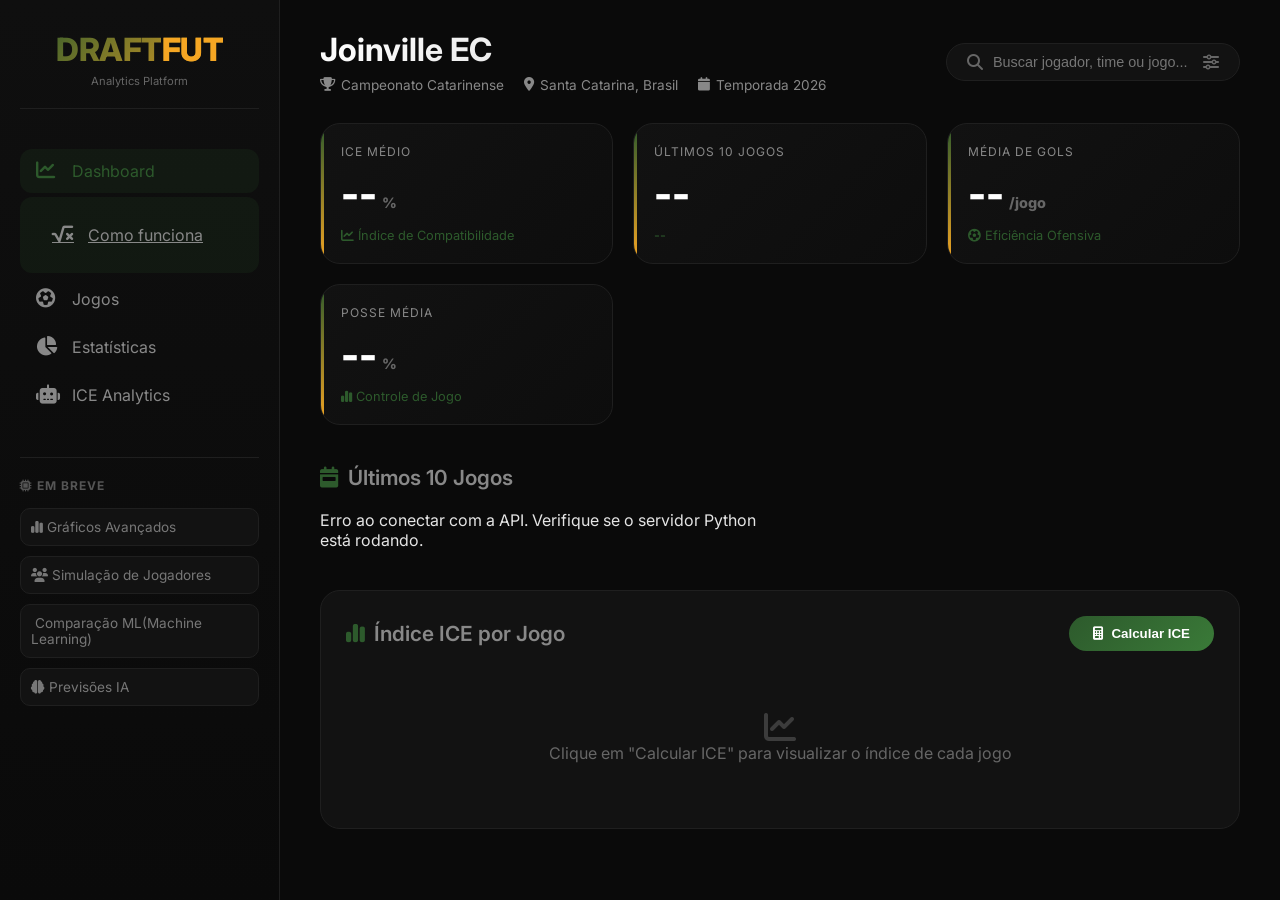
<file: index.html>
<!DOCTYPE html>
<html lang="pt-BR">
<head>
    <meta charset="UTF-8">
    <meta name="viewport" content="width=device-width, initial-scale=1.0">
    <title>DraftFut - Dashboard de Análise Esportiva</title>
    <link href="https://fonts.googleapis.com/css2?family=Inter:opsz,wght@14..32,300;14..32,400;14..32,500;14..32,600;14..32,700;14..32,800&display=swap" rel="stylesheet">
    <link rel="stylesheet" href="https://cdnjs.cloudflare.com/ajax/libs/font-awesome/6.4.0/css/all.min.css">
    <link rel="stylesheet" href="assets/css/style.css">
</head>
<body>
    <div class="app-container">
        <!-- SIDEBAR -->
        <aside class="sidebar">
            <div class="logo-area">
                <div class="logo">DRAFT<span style="color:#f5a623">FUT</span></div>
                <div class="logo-sub">Analytics Platform</div>
            </div>
            
            <nav class="sidebar-nav">
                <div class="nav-item active">
                    <i class="fas fa-chart-line"></i>
                    <span>Dashboard</span>
                </div>
                <div class="nav-item active">
                <a href="modelo.html" class="nav-item">
                    <i class="fas fa-square-root-variable"></i> <span>Como funciona</span>
                </a>
                </div>
                <div class="nav-item">
                    <i class="fas fa-futbol"></i>
                    <span>Jogos</span>
                </div>
                <div class="nav-item">
                    <i class="fas fa-chart-pie"></i>
                    <span>Estatísticas</span>
                </div>
                <div class="nav-item">
                    <i class="fas fa-robot"></i>
                    <span>ICE Analytics</span>
                </div>
            </nav>

            <!-- Espaço para recursos futuros -->
            <div class="future-section">
                <h4><i class="fas fa-microchip"></i> EM BREVE</h4>
                <div class="future-item">
                    <i class="fas fa-chart-simple"></i> Gráficos Avançados
                </div>
                <div class="future-item">
                    <i class="fas fa-users"></i> Simulação de Jogadores
                </div>
                <div class="future-item">
                    <i class="fas fa-chart-scatter"></i> Comparação ML(Machine Learning)
                </div>
                <div class="future-item">
                    <i class="fas fa-brain"></i> Previsões IA
                </div>
            </div>
        </aside>

        <!-- CONTEÚDO PRINCIPAL -->
        <main class="main-content">
            <!-- HEADER -->
            <div class="header">
                <div class="team-info">
                    <h1 id="team-name">Joinville EC</h1>
                    <div class="team-meta">
                        <span><i class="fas fa-trophy"></i> Campeonato Catarinense</span>
                        <span><i class="fas fa-map-marker-alt"></i> Santa Catarina, Brasil</span>
                        <span><i class="fas fa-calendar"></i> Temporada 2026</span>
                    </div>
                </div>
                <div class="search-bar">
                    <i class="fas fa-search"></i>
                    <input type="text" placeholder="Buscar jogador, time ou jogo...">
                    <i class="fas fa-sliders-h"></i>
                </div>
            </div> 

            <!-- INDICADORES -->
            <div class="indicators-grid">
                <div class="indicator-card">
                    <div class="indicator-title">ICE MÉDIO</div>
                    <div class="indicator-value" id="ice-medio">--<span class="indicator-unit">%</span></div>
                    <div class="indicator-trend"><i class="fas fa-chart-line"></i> Índice de Compatibilidade</div>
                </div>
                <div class="indicator-card">
                    <div class="indicator-title">ÚLTIMOS 10 JOGOS</div>
                    <div class="indicator-value" id="jogos-count">--</div>
                    <div class="indicator-trend" id="record-stats">--</div>
                </div>
                <div class="indicator-card">
                    <div class="indicator-title">MÉDIA DE GOLS</div>
                    <div class="indicator-value" id="media-gols">--<span class="indicator-unit">/jogo</span></div>
                    <div class="indicator-trend"><i class="fas fa-futbol"></i> Eficiência Ofensiva</div>
                </div>
                <div class="indicator-card">
                    <div class="indicator-title">POSSE MÉDIA</div>
                    <div class="indicator-value" id="media-posse">--<span class="indicator-unit">%</span></div>
                    <div class="indicator-trend"><i class="fas fa-chart-simple"></i> Controle de Jogo</div>
                </div>
            </div>

            <!-- ÚLTIMOS JOGOS -->
            <div class="section-title">
                <i class="fas fa-calendar-week"></i>
                Últimos 10 Jogos
            </div>
            <div id="games-container" class="games-grid">
                <div class="loading"><i class="fas fa-spinner fa-pulse"></i> Carregando jogos...</div>
            </div>

            <!-- RESULTADOS ICE -->
            <div class="ice-results">
                <div class="ice-header">
                    <div class="section-title" style="margin-bottom: 0;">
                        <i class="fas fa-chart-simple"></i>
                        Índice ICE por Jogo
                    </div>
                    <button class="btn-calculate" id="calc-ice-btn">
                        <i class="fas fa-calculator"></i> Calcular ICE
                    </button>
                </div>
                <div id="ice-list-container">
                    <div class="empty-state">
                        <i class="fas fa-chart-line" style="font-size: 2rem; opacity: 0.5;"></i>
                        <p>Clique em "Calcular ICE" para visualizar o índice de cada jogo</p>
                    </div>
                </div>
            </div>
        </main>
    </div>

    <!-- MODAL DE DETALHES -->
    <div id="modal" class="modal">
        <div class="modal-content">
            <div class="modal-header">
                <h2 id="modal-title">Detalhes do Jogo</h2>
                <span class="close-modal" onclick="fecharModal()">&times;</span>
            </div>
            <div class="modal-body" id="modal-body">
                <!-- Conteúdo dinâmico -->
            </div>
        </div>
    </div>
    <script src="assets/js/script.js"></script>
</body>
</html>
</file>
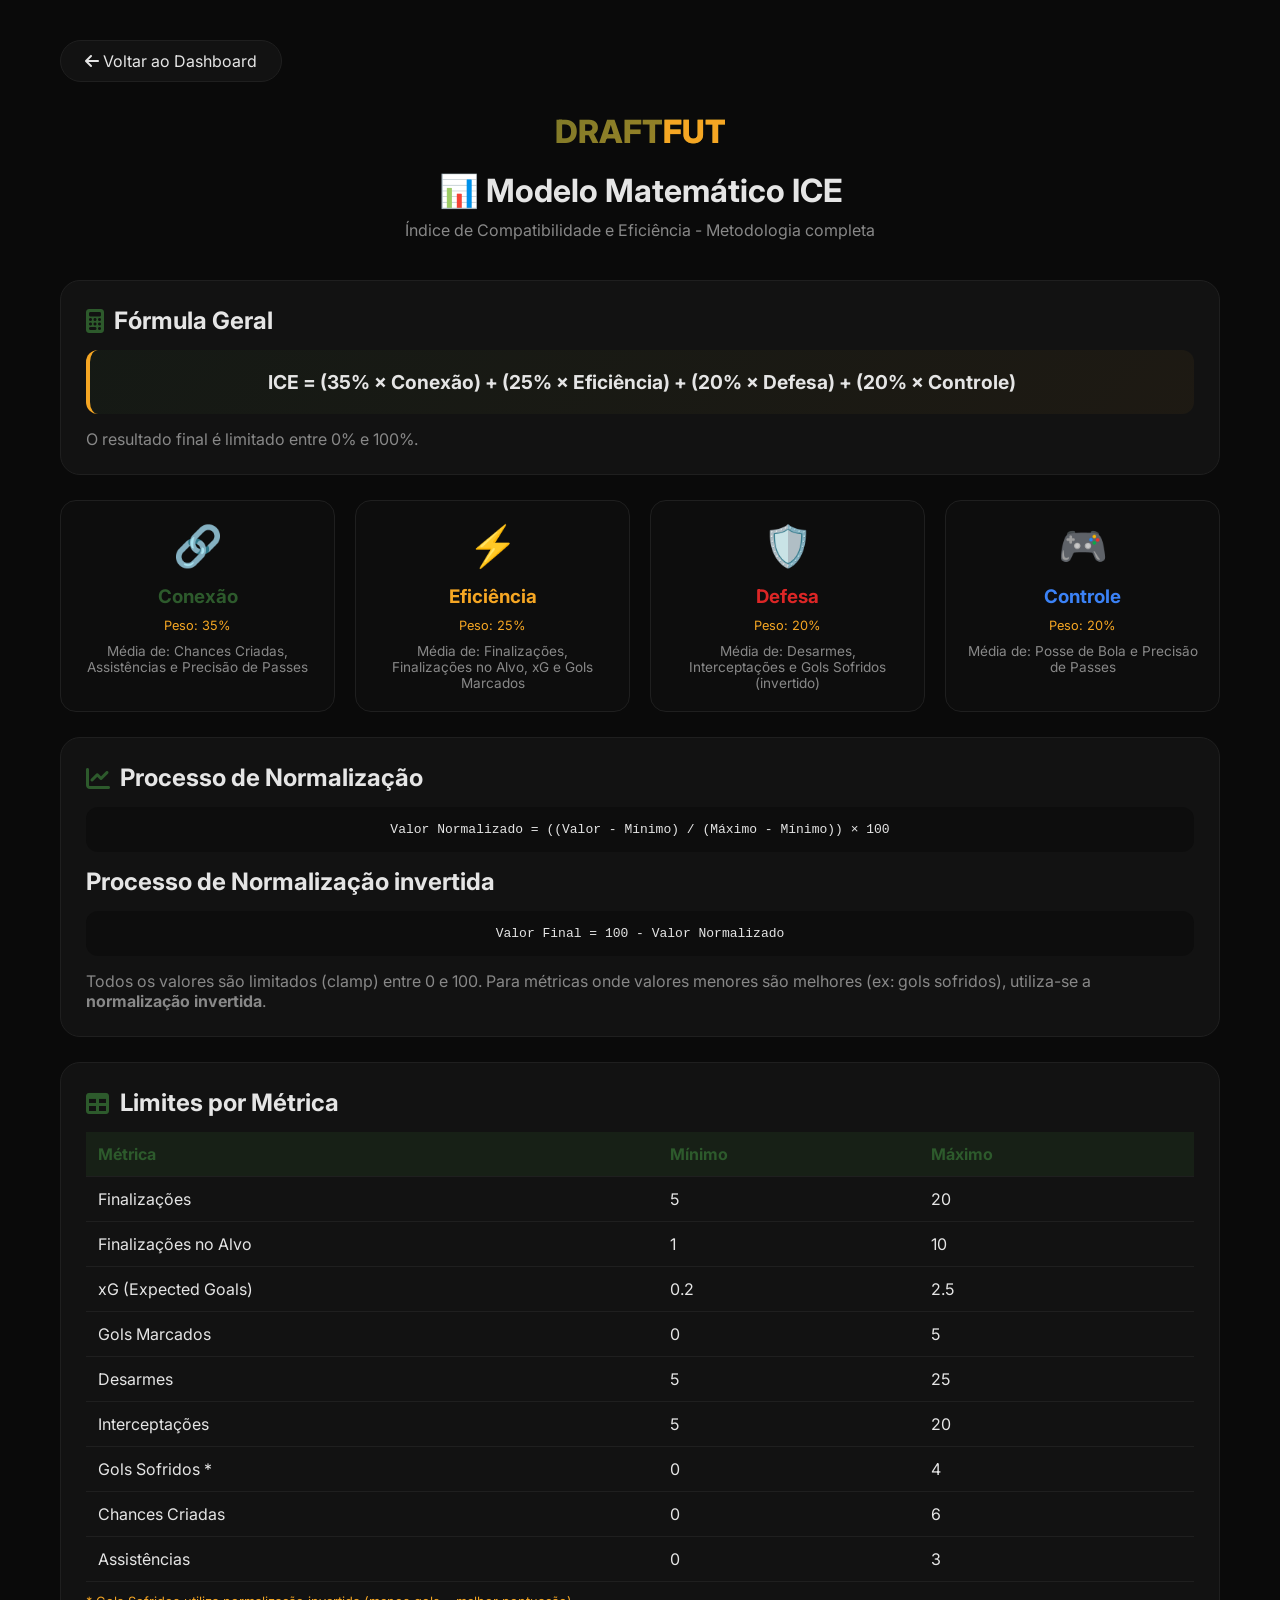
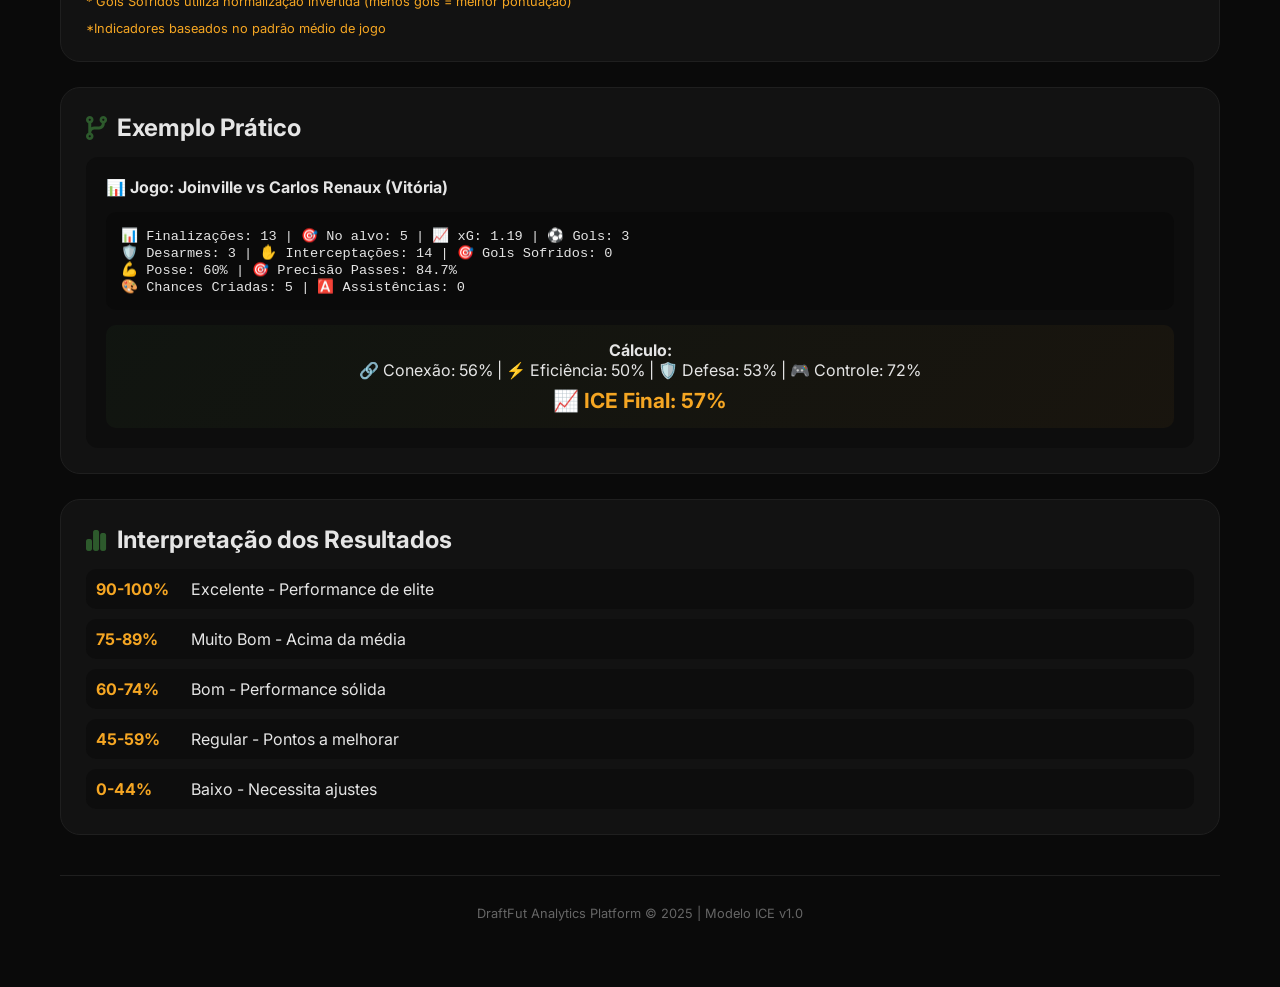
<file: modelo.html>
<!DOCTYPE html>
<html lang="pt-BR">
<head>
    <meta charset="UTF-8">
    <meta name="viewport" content="width=device-width, initial-scale=1.0">
    <title>DraftFut - Modelo Matemático ICE</title>
    <link href="https://fonts.googleapis.com/css2?family=Inter:opsz,wght@14..32,300;400;500;600;700;800&display=swap" rel="stylesheet">
    <link rel="stylesheet" href="https://cdnjs.cloudflare.com/ajax/libs/font-awesome/6.4.0/css/all.min.css">
    <style>
        * {
            margin: 0;
            padding: 0;
            box-sizing: border-box;
        }

        body {
            font-family: 'Inter', sans-serif;
            background: #0a0a0a;
            color: #e5e5e5;
        }

        /* Container */
        .container {
            max-width: 1200px;
            margin: 0 auto;
            padding: 40px 20px;
        }

        /* Header */
        .header {
            text-align: center;
            margin-bottom: 40px;
        }

        .logo {
            font-size: 2rem;
            font-weight: 800;
            background: linear-gradient(135deg, #2d5a2c 0%, #f5a623 100%);
            -webkit-background-clip: text;
            background-clip: text;
            color: transparent;
            margin-bottom: 10px;
        }

        .header h1 {
            font-size: 2rem;
            margin: 20px 0 10px;
        }

        .header p {
            color: #888;
        }

        /* Botão voltar */
        .btn-back {
            display: inline-block;
            background: #121212;
            border: 1px solid #1f1f1f;
            padding: 10px 24px;
            border-radius: 50px;
            color: #e5e5e5;
            text-decoration: none;
            margin-bottom: 30px;
            transition: all 0.3s;
        }

        .btn-back:hover {
            border-color: #2d5a2c;
            color: #2d5a2c;
        }

        /* Cards */
        .card {
            background: #121212;
            border: 1px solid #1f1f1f;
            border-radius: 20px;
            padding: 25px;
            margin-bottom: 25px;
        }

        .card h2 {
            margin-bottom: 15px;
            display: flex;
            align-items: center;
            gap: 10px;
        }

        .card h2 i {
            color: #2d5a2c;
        }

        /* Fórmula */
        .formula {
            background: linear-gradient(135deg, rgba(45, 90, 44, 0.1) 0%, rgba(245, 166, 35, 0.05) 100%);
            padding: 20px;
            border-radius: 12px;
            text-align: center;
            font-size: 1.2rem;
            font-weight: bold;
            border-left: 4px solid #f5a623;
        }

        /* Grid dos pilares */
        .pillars-grid {
            display: grid;
            grid-template-columns: repeat(auto-fit, minmax(250px, 1fr));
            gap: 20px;
            margin-bottom: 25px;
        }

        .pillar-card {
            background: #0d0d0d;
            border: 1px solid #1f1f1f;
            border-radius: 16px;
            padding: 20px;
            text-align: center;
            transition: transform 0.3s;
        }

        .pillar-card:hover {
            transform: translateY(-5px);
            border-color: #2d5a2c;
        }

        .pillar-icon {
            font-size: 2.5rem;
            margin-bottom: 15px;
        }

        .pillar-card h3 {
            margin-bottom: 10px;
        }

        .pillar-card .peso {
            font-size: 0.8rem;
            color: #f5a623;
            margin-bottom: 10px;
        }

        .pillar-card p {
            color: #888;
            font-size: 0.85rem;
        }

        /* Tabela */
        .table-wrapper {
            overflow-x: auto;
        }

        table {
            width: 100%;
            border-collapse: collapse;
        }

        th, td {
            padding: 12px;
            text-align: left;
            border-bottom: 1px solid #1f1f1f;
        }

        th {
            background: rgba(45, 90, 44, 0.2);
            color: #2d5a2c;
        }

        .note {
            margin-top: 12px;
            font-size: 0.8rem;
            color: #f5a623;
        }

        /* Exemplo prático */
        .example-box {
            background: #0d0d0d;
            border-radius: 12px;
            padding: 20px;
        }

        .example-stats {
            background: #0a0a0a;
            padding: 15px;
            border-radius: 10px;
            margin: 15px 0;
            font-family: monospace;
            font-size: 0.85rem;
        }

        .example-result {
            background: linear-gradient(135deg, rgba(45, 90, 44, 0.1) 0%, rgba(245, 166, 35, 0.05) 100%);
            padding: 15px;
            border-radius: 10px;
            text-align: center;
        }

        .final-ice {
            font-size: 1.3rem;
            font-weight: bold;
            color: #f5a623;
            margin-top: 8px;
        }

        /* Lista de interpretação */
        .interpretation-list {
            display: flex;
            flex-direction: column;
            gap: 10px;
        }

        .interp-item {
            display: flex;
            align-items: center;
            gap: 15px;
            padding: 10px;
            background: #0d0d0d;
            border-radius: 10px;
        }

        .interp-value {
            font-weight: bold;
            color: #f5a623;
            min-width: 80px;
        }

        /* Footer */
        .footer {
            text-align: center;
            padding: 30px;
            color: #666;
            font-size: 0.8rem;
            border-top: 1px solid #1f1f1f;
            margin-top: 40px;
        }

        /* Responsivo */
        @media (max-width: 768px) {
            .container {
                padding: 20px;
            }
            
            .header h1 {
                font-size: 1.5rem;
            }
            
            .formula {
                font-size: 1rem;
            }
        }
    </style>
</head>
<body>
    <div class="container">
        <!-- Botão voltar -->
        <a href="javascript:history.back()" class="btn-back">
            <i class="fas fa-arrow-left"></i> Voltar ao Dashboard
        </a>

        <!-- Header -->
        <div class="header">
            <div class="logo">DRAFT<span style="color: #f5a623;">FUT</span></div>
            <h1>📊 Modelo Matemático ICE</h1>
            <p>Índice de Compatibilidade e Eficiência - Metodologia completa</p>
        </div>

        <!-- Fórmula Geral -->
        <div class="card">
            <h2><i class="fas fa-calculator"></i> Fórmula Geral</h2>
            <div class="formula">
                ICE = (35% × Conexão) + (25% × Eficiência) + (20% × Defesa) + (20% × Controle)
            </div>
            <p style="margin-top: 15px; color: #888;">O resultado final é limitado entre 0% e 100%.</p>
        </div>

        <!-- Os 4 Pilares -->
        <div class="pillars-grid">
            <div class="pillar-card">
                <div class="pillar-icon">🔗</div>
                <h3 style="color: #2d5a2c;">Conexão</h3>
                <div class="peso">Peso: 35%</div>
                <p>Média de: Chances Criadas, Assistências e Precisão de Passes</p>
            </div>
            <div class="pillar-card">
                <div class="pillar-icon">⚡</div>
                <h3 style="color: #f5a623;">Eficiência</h3>
                <div class="peso">Peso: 25%</div>
                <p>Média de: Finalizações, Finalizações no Alvo, xG e Gols Marcados</p>
            </div>
            <div class="pillar-card">
                <div class="pillar-icon">🛡️</div>
                <h3 style="color: #dc2626;">Defesa</h3>
                <div class="peso">Peso: 20%</div>
                <p>Média de: Desarmes, Interceptações e Gols Sofridos (invertido)</p>
            </div>
            <div class="pillar-card">
                <div class="pillar-icon">🎮</div>
                <h3 style="color: #3b82f6;">Controle</h3>
                <div class="peso">Peso: 20%</div>
                <p>Média de: Posse de Bola e Precisão de Passes</p>
            </div>
        </div>

        <!-- Normalização -->
        <div class="card">
            <h2><i class="fas fa-chart-line"></i> Processo de Normalização</h2>
            <div style="background: #0d0d0d; padding: 15px; border-radius: 12px; text-align: center; font-family: monospace; margin-bottom: 15px;">
                Valor Normalizado = ((Valor - Mínimo) / (Máximo - Mínimo)) × 100
            </div>
            <h2> Processo de Normalização invertida</h2>
            <div style="background: #0d0d0d; padding: 15px; border-radius: 12px; text-align: center; font-family: monospace; margin-bottom: 15px;">
                Valor Final = 100 - Valor Normalizado
            </div>
            <p style="color: #888;">Todos os valores são limitados (clamp) entre 0 e 100. Para métricas onde valores menores são melhores (ex: gols sofridos), utiliza-se a <strong>normalização invertida</strong>.</p>
        </div>

        <!-- Tabela de Limites -->
        <div class="card">
            <h2><i class="fas fa-table"></i> Limites por Métrica</h2>
            <div class="table-wrapper">
                <table>
                    <thead>
                        <tr><th>Métrica</th><th>Mínimo</th><th>Máximo</th></tr>
                    </thead>
                    <tbody>
                        <tr><td>Finalizações</td><td>5</td><td>20</td></tr>
                        <tr><td>Finalizações no Alvo</td><td>1</td><td>10</td></tr>
                        <tr><td>xG (Expected Goals)</td><td>0.2</td><td>2.5</td></tr>
                        <tr><td>Gols Marcados</td><td>0</td><td>5</td></tr>
                        <tr><td>Desarmes</td><td>5</td><td>25</td></tr>
                        <tr><td>Interceptações</td><td>5</td><td>20</td></tr>
                        <tr><td>Gols Sofridos *</td><td>0</td><td>4</td></tr>
                        <tr><td>Chances Criadas</td><td>0</td><td>6</td></tr>
                        <tr><td>Assistências</td><td>0</td><td>3</td></tr>
                    </tbody>
                </table>
            </div>
            <div class="note">* Gols Sofridos utiliza normalização invertida (menos gols = melhor pontuação)</div>
            <div class="note">*Indicadores baseados no padrão médio de jogo</div>
        </div>

        <!-- Exemplo Prático -->
        <div class="card">
            <h2><i class="fas fa-code-branch"></i> Exemplo Prático</h2>
            <div class="example-box">
                <h4>📊 Jogo: Joinville vs Carlos Renaux (Vitória)</h4>
                <div class="example-stats">
                    <div>📊 Finalizações: 13 | 🎯 No alvo: 5 | 📈 xG: 1.19 | ⚽ Gols: 3</div>
                    <div>🛡️ Desarmes: 3 | ✋ Interceptações: 14 | 🎯 Gols Sofridos: 0</div>
                    <div>💪 Posse: 60% | 🎯 Precisão Passes: 84.7%</div>
                    <div>🎨 Chances Criadas: 5 | 🅰️ Assistências: 0</div>
                </div>
                <div class="example-result">
                    <strong>Cálculo:</strong><br>
                    🔗 Conexão: 56% | ⚡ Eficiência: 50% | 🛡️ Defesa: 53% | 🎮 Controle: 72%<br>
                    <div class="final-ice">📈 ICE Final: 57%</div>
                </div>
            </div>
        </div>

        <!-- Interpretação dos Resultados -->
        <div class="card">
            <h2><i class="fas fa-chart-simple"></i> Interpretação dos Resultados</h2>
            <div class="interpretation-list">
                <div class="interp-item"><span class="interp-value">90-100%</span> Excelente - Performance de elite</div>
                <div class="interp-item"><span class="interp-value">75-89%</span> Muito Bom - Acima da média</div>
                <div class="interp-item"><span class="interp-value">60-74%</span> Bom - Performance sólida</div>
                <div class="interp-item"><span class="interp-value">45-59%</span> Regular - Pontos a melhorar</div>
                <div class="interp-item"><span class="interp-value">0-44%</span> Baixo - Necessita ajustes</div>
            </div>
        </div>

        <!-- Footer -->
        <div class="footer">
            <p>DraftFut Analytics Platform © 2025 | Modelo ICE v1.0</p>
        </div>
    </div>
</body>
</html>
</file>
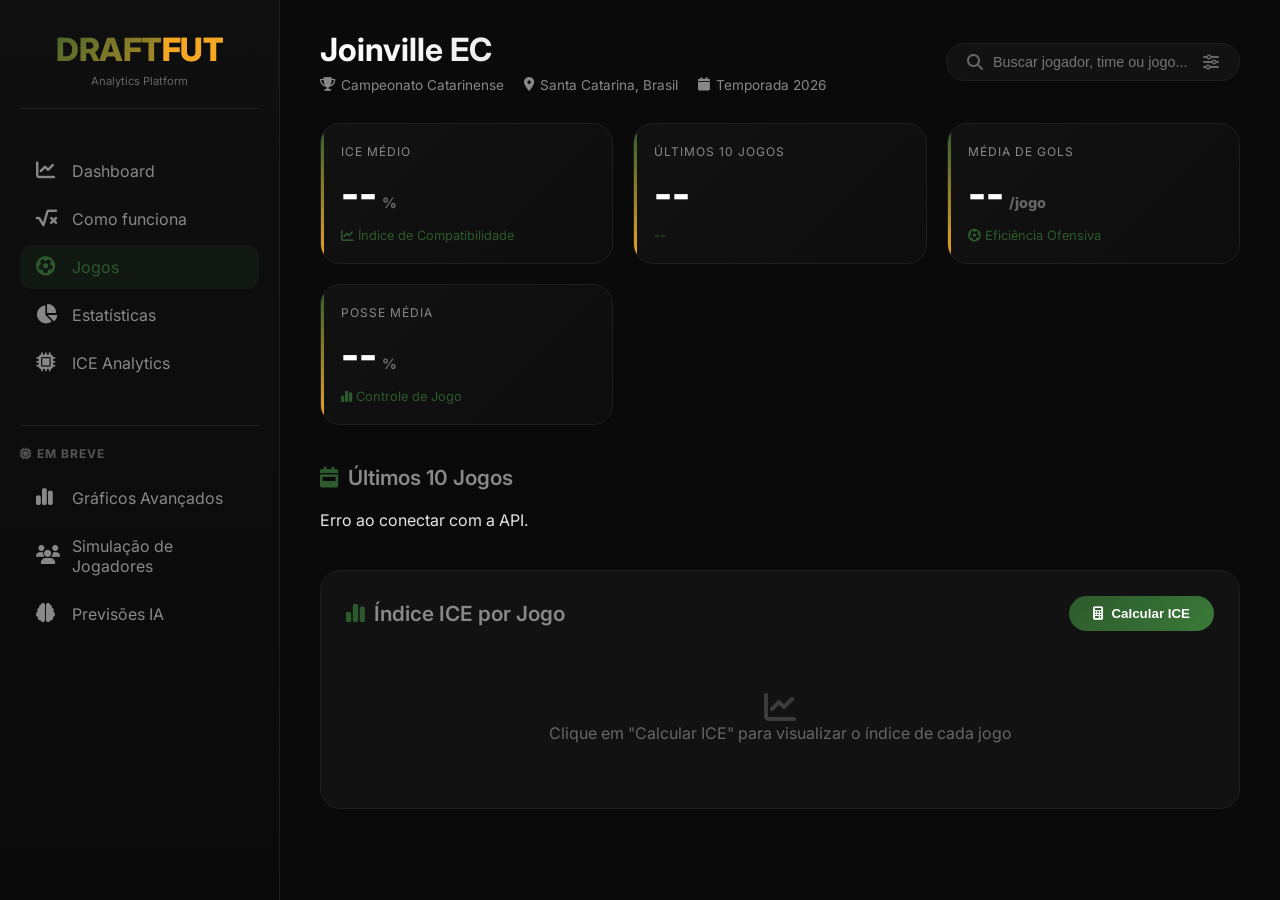
<file: frontend/jogo.html>
<!DOCTYPE html>
<html lang="pt-BR">
<head>
    <meta charset="UTF-8">
    <meta name="viewport" content="width=device-width, initial-scale=1.0">
    <title>DraftFut - Dashboard de Análise Esportiva</title>
    <link href="https://fonts.googleapis.com/css2?family=Inter:opsz,wght@14..32,300;14..32,400;14..32,500;14..32,600;14..32,700;14..32,800&display=swap" rel="stylesheet">
    <link rel="stylesheet" href="https://cdnjs.cloudflare.com/ajax/libs/font-awesome/6.4.0/css/all.min.css">
    <link rel="stylesheet" href="assets/css/style.css">
</head>
<body>
    <div class="app-container">
        <!-- SIDEBAR -->
       <aside class="sidebar">
            <div class="logo-area">
                <div class="logo">DRAFT<span style="color:#f5a623">FUT</span></div>
                <div class="logo-sub">Analytics Platform</div>
            </div>
            
            <nav class="sidebar-nav">
                <div class="nav-item" onclick="window.location.href='index.html'">
                    <i class="fas fa-chart-line"></i>
                    <span>Dashboard</span>
                </div>
                
                <div class="nav-item" onclick="window.location.href='modelo.html'">
                    <i class="fas fa-square-root-variable"></i>
                    <span>Como funciona</span>
                </div>
                
                <div class="nav-item active" onclick="window.location.href='jogo.html'">
                    <i class="fas fa-futbol"></i>
                    <span>Jogos</span>
                </div>
                
                <div class="nav-item">
                    <i class="fas fa-chart-pie"></i>
                    <span>Estatísticas</span>
                </div>

                <div class="nav-item" onclick="window.location.href='scouting.html'">
                    <i class="fa-solid fa-microchip"></i>
                    <span>ICE Analytics</span>
                </div>

                <div class="future-section">
                    <h4><i class="fas fa-microchip"></i> EM BREVE</h4>
                    <div class="nav-item muted">
                        <i class="fas fa-chart-simple"></i>
                        <span>Gráficos Avançados</span>
                    </div>
                    <div class="nav-item muted">
                        <i class="fas fa-users"></i>
                        <span>Simulação de Jogadores</span>
                    </div>
                    <div class="nav-item muted">
                        <i class="fas fa-brain"></i>
                        <span>Previsões IA</span>
                    </div>
                </div>
            </nav>
        </aside>

        <!-- CONTEÚDO PRINCIPAL -->
        <main class="main-content">
            <!-- HEADER -->
            <div class="header">
                <div class="team-info">
                    <h1 id="team-name">Joinville EC</h1>
                    <div class="team-meta">
                        <span><i class="fas fa-trophy"></i> Campeonato Catarinense</span>
                        <span><i class="fas fa-map-marker-alt"></i> Santa Catarina, Brasil</span>
                        <span><i class="fas fa-calendar"></i> Temporada 2026</span>
                    </div>
                </div>
                <div class="search-bar">
                    <i class="fas fa-search"></i>
                    <input type="text" placeholder="Buscar jogador, time ou jogo...">
                    <i class="fas fa-sliders-h"></i>
                </div>
            </div> 

            <!-- INDICADORES -->
            <div class="indicators-grid">
                <div class="indicator-card">
                    <div class="indicator-title">ICE MÉDIO</div>
                    <div class="indicator-value" id="ice-medio">--<span class="indicator-unit">%</span></div>
                    <div class="indicator-trend"><i class="fas fa-chart-line"></i> Índice de Compatibilidade</div>
                </div>
                <div class="indicator-card">
                    <div class="indicator-title">ÚLTIMOS 10 JOGOS</div>
                    <div class="indicator-value" id="jogos-count">--</div>
                    <div class="indicator-trend" id="record-stats">--</div>
                </div>
                <div class="indicator-card">
                    <div class="indicator-title">MÉDIA DE GOLS</div>
                    <div class="indicator-value" id="media-gols">--<span class="indicator-unit">/jogo</span></div>
                    <div class="indicator-trend"><i class="fas fa-futbol"></i> Eficiência Ofensiva</div>
                </div>
                <div class="indicator-card">
                    <div class="indicator-title">POSSE MÉDIA</div>
                    <div class="indicator-value" id="media-posse">--<span class="indicator-unit">%</span></div>
                    <div class="indicator-trend"><i class="fas fa-chart-simple"></i> Controle de Jogo</div>
                </div>
            </div>

            <!-- ÚLTIMOS JOGOS -->
            <div class="section-title">
                <i class="fas fa-calendar-week"></i>
                Últimos 10 Jogos
            </div>
            <div id="games-container" class="games-grid">
                <div class="loading"><i class="fas fa-spinner fa-pulse"></i> Carregando jogos...</div>
            </div>

            <!-- RESULTADOS ICE -->
            <div class="ice-results">
                <div class="ice-header">
                    <div class="section-title" style="margin-bottom: 0;">
                        <i class="fas fa-chart-simple"></i>
                        Índice ICE por Jogo
                    </div>
                    <button class="btn-calculate" id="calc-ice-btn">
                        <i class="fas fa-calculator"></i> Calcular ICE
                    </button>
                </div>
                <div id="ice-list-container">
                    <div class="empty-state">
                        <i class="fas fa-chart-line" style="font-size: 2rem; opacity: 0.5;"></i>
                        <p>Clique em "Calcular ICE" para visualizar o índice de cada jogo</p>
                    </div>
                </div>
            </div>
        </main>
    </div>

    <!-- MODAL DE DETALHES -->
    <div id="modal" class="modal">
        <div class="modal-content">
            <div class="modal-header">
                <h2 id="modal-title">Detalhes do Jogo</h2>
                <span class="close-modal" onclick="fecharModal()">&times;</span>
            </div>
            <div class="modal-body" id="modal-body">
                <!-- Conteúdo dinâmico -->
            </div>
        </div>
    </div>
    <script src="assets/js/script.js" defer></script>
</body>
</html>
</file>
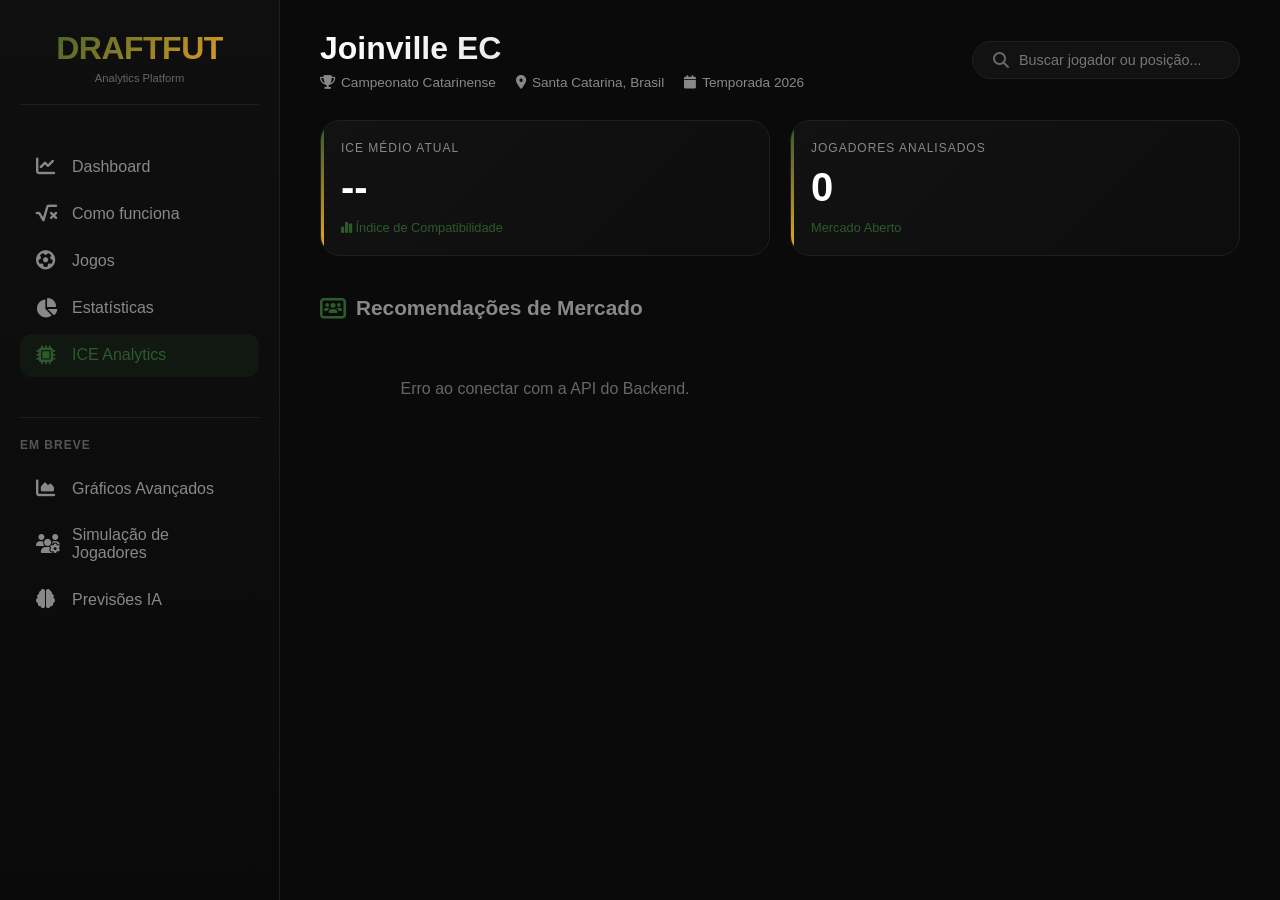
<file: frontend/scouting.html>
<!DOCTYPE html>
<html lang="pt-br">
<head>
    <meta charset="UTF-8">
    <meta name="viewport" content="width=device-width, initial-scale=1.0">
    <title>DRAFT-FUT | Scouting de Mercado</title>
    <link rel="stylesheet" href="https://cdnjs.cloudflare.com/ajax/libs/font-awesome/6.4.0/css/all.min.css">
    <link rel="stylesheet" href="assets/css/style.css">
    <link rel="stylesheet" href="assets/css/scouting.css">
</head>
<body>

    <div class="app-container">
        <aside class="sidebar">
            <div class="logo-area">
                <div class="logo">DRAFTFUT</div>
                <div class="logo-sub">Analytics Platform</div>
            </div>

            <nav class="sidebar-nav">
                <div class="nav-item" onclick="window.location.href='index.html'">
                    <i class="fa-solid fa-chart-line"></i>
                    <span>Dashboard</span>
                </div>
                <div class="nav-item" onclick="window.location.href='modelo.html'">
                    <i class="fa-solid fa-square-root-variable"></i>
                    <span>Como funciona</span>
                </div>
                <div class="nav-item" onclick="window.location.href='jogo.html'">
                    <i class="fa-solid fa-soccer-ball"></i>
                    <span>Jogos</span>
                </div>
                <div class="nav-item">
                    <i class="fa-solid fa-chart-pie"></i>
                    <span>Estatísticas</span>
                </div>
                <div class="nav-item active">
                    <i class="fa-solid fa-microchip"></i>
                    <span>ICE Analytics</span>
                </div>

                <div class="future-section">
                    <h4>Em Breve</h4>
                    <div class="nav-item muted"><i class="fa-solid fa-chart-area"></i><span>Gráficos Avançados</span></div>
                    <div class="nav-item muted"><i class="fa-solid fa-users-gear"></i><span>Simulação de Jogadores</span></div>
                    <div class="nav-item muted"><i class="fa-solid fa-brain"></i><span>Previsões IA</span></div>
                </div>
            </nav>
        </aside>

        <main class="main-content">
            <header class="header">
                <div class="team-info">
                    <h1>Joinville EC</h1>
                    <div class="team-meta">
                        <span><i class="fa-solid fa-trophy"></i> Campeonato Catarinense</span>
                        <span><i class="fa-solid fa-location-dot"></i> Santa Catarina, Brasil</span>
                        <span><i class="fa-solid fa-calendar"></i> Temporada 2026</span>
                    </div>
                </div>

                <div class="search-bar">
                    <i class="fa-solid fa-magnifying-glass"></i>
                    <input type="text" placeholder="Buscar jogador ou posição...">
                </div>
            </header>

            <div class="indicators-grid">
                <div class="indicator-card">
                    <div class="indicator-title">ICE MÉDIO ATUAL</div>
                    <div id="ice-atual-valor" class="indicator-value">--</div>
                    <div class="indicator-trend"><i class="fa-solid fa-chart-simple"></i> Índice de Compatibilidade</div>
                </div>
                <div class="indicator-card">
                    <div class="indicator-title">JOGADORES ANALISADOS</div>
                    <div id="total-jogadores" class="indicator-value">0</div>
                    <div class="indicator-trend text-warning">Mercado Aberto</div>
                </div>
            </div>

            <h3 class="section-title"><i class="fa-solid fa-users-rectangle"></i> Recomendações de Mercado</h3>
            
            <div id="container-scouting" class="games-grid">
                <div class="loading">
                    <i class="fa-solid fa-circle-notch fa-spin"></i> Processando análise tática...
                </div>
            </div>
        </main>
    </div>

    <script>
        async function carregarScouting() {
            const container = document.getElementById('container-scouting');
            try {
                const response = await fetch('https://draftfut-api.onrender.com/simular-impacto');
                const data = await response.json();

                document.getElementById('ice-atual-valor').innerText = data.ice_atual;
                document.getElementById('total-jogadores').innerText = data.recomendacoes.length;

                container.innerHTML = '';
                data.recomendacoes.forEach(player => {
                    // Mapeia o status para a classe CSS do seu style.css
                    const statusClass = player.status === 'positivo' ? 'vitoria' : 
                                       player.status === 'negativo' ? 'derrota' : 'empate';
                    
                    const badgeClass = player.status === 'positivo' ? 'V' : 
                                      player.status === 'negativo' ? 'D' : 'E';

                    container.innerHTML += `
                        <div class="game-card ${statusClass}">
                            <div class="game-header">
                                <div class="adversario">${player.nome}</div>
                                <div class="resultado-badge ${badgeClass}">${player.status.toUpperCase()}</div>
                            </div>
                            
                            <div class="team-meta mb-2" style="font-size: 0.75rem;">
                                <span>${player.posicao} | ${player.time}</span>
                            </div>

                            <div class="game-stats-preview">
                                <div class="preview-stat">
                                    <div class="label">IIP</div>
                                    <div class="value">${player.iip}</div>
                                </div>
                                <div class="preview-stat">
                                    <div class="label">IMPACTO</div>
                                    <div class="value" style="color: ${player.diferenca > 0 ? '#2d5a2c' : '#dc2626'}">
                                        ${player.diferenca > 0 ? '+' : ''}${player.diferenca}
                                    </div>
                                </div>
                            </div>

                            <div class="ice-preview">
                                <span class="ice-label">ICE AJUSTADO</span>
                                <span class="ice-value">${player.ice_ajustado}</span>
                            </div>
                            
                            <div class="mt-2 text-center">
                                <small style="color: #666; font-size: 0.7rem;">${player.classificacao}</small>
                            </div>
                        </div>
                    `;
                });
            } catch (error) {
                container.innerHTML = '<div class="empty-state">Erro ao conectar com a API do Backend.</div>';
            }
        }

        document.addEventListener('DOMContentLoaded', carregarScouting);
    </script>
</body>
</html>
</file>
<file: assets/css/style.css>
* {
            margin: 0;
            padding: 0;
            box-sizing: border-box;
        }

        body {
            font-family: 'Inter', sans-serif;
            background: #0a0a0a;
            color: #e5e5e5;
            overflow-x: hidden;
        }

    /* ================================
    VARIÁVEIS DE TEMA (CLARO/ESCURO)
    ================================ */
:root {
    /* Tema Escuro (padrão) */
    --bg-primary: #0a0a0a;
    --bg-secondary: #121212;
    --bg-card: #121212;
    --bg-hover: #161616;
    --text-primary: #e5e5e5;
    --text-secondary: #888;
    --border-color: #1f1f1f;
    --sidebar-bg: linear-gradient(180deg, #0f0f0f 0%, #0a0a0a 100%);
    --indicator-bg: linear-gradient(135deg, #121212 0%, #0d0d0d 100%);
    --modal-bg: #121212;
}

[data-theme="light"] {
    /* Tema Claro */
    --bg-primary: #f5f5f5;
    --bg-secondary: #ffffff;
    --bg-card: #ffffff;
    --bg-hover: #f0f0f0;
    --text-primary: #1a1a1a;
    --text-secondary: #666;
    --border-color: #e0e0e0;
    --sidebar-bg: linear-gradient(180deg, #f8f8f8 0%, #f5f5f5 100%);
    --indicator-bg: linear-gradient(135deg, #ffffff 0%, #f8f8f8 100%);
    --modal-bg: #ffffff;
}

body {
    background: var(--bg-primary);
    color: var(--text-primary);
    transition: background-color 0.3s ease, color 0.3s ease;
}

.sidebar {
    background: var(--sidebar-bg);
    border-right-color: var(--border-color);
}

.game-card, .indicator-card, .ice-results, .future-item {
    background: var(--bg-card);
    border-color: var(--border-color);
}

.game-card:hover {
    background: var(--bg-hover);
}

.search-bar, .modal-content {
    background: var(--bg-secondary);
    border-color: var(--border-color);
}

.search-bar input {
    color: var(--text-primary);
}

.indicator-title, .section-title, .ice-label {
    color: var(--text-secondary);
}

.indicator-value {
    color: var(--text-primary);
}

.ice-item, .category-card, .detail-stat {
    background: var(--bg-hover);
}

        /* ================================
           SCROLLBAR PERSONALIZADA
        ================================ */
        ::-webkit-scrollbar {
            width: 8px;
            height: 8px;
        }

        ::-webkit-scrollbar-track {
            background: #1a1a1a;
        }

        ::-webkit-scrollbar-thumb {
            background: #2d5a2c;
            border-radius: 4px;
        }

        ::-webkit-scrollbar-thumb:hover {
            background: #3a7a38;
        }

        /* ================================
           CONTAINER PRINCIPAL
        ================================ */
        .app-container {
            display: flex;
            min-height: 100vh;
        }

        /* ================================
           SIDEBAR (ESPAÇO FUTURO PARA GRÁFICOS)
        ================================ */
        .sidebar {
            width: 280px;
            background: linear-gradient(180deg, #0f0f0f 0%, #0a0a0a 100%);
            border-right: 1px solid #1f1f1f;
            padding: 30px 20px;
            position: fixed;
            height: 100vh;
            overflow-y: auto;
        }

        .logo-area {
            text-align: center;
            margin-bottom: 40px;
            padding-bottom: 20px;
            border-bottom: 1px solid #1f1f1f;
        }

        .logo {
            font-size: 2rem;
            font-weight: 800;
            background: linear-gradient(135deg, #2d5a2c 0%, #f5a623 100%);
            -webkit-background-clip: text;
            background-clip: text;
            color: transparent;
            letter-spacing: -0.5px;
        }

        .logo-sub {
            font-size: 0.7rem;
            color: #666;
            margin-top: 5px;
        }

        .sidebar-nav {
            margin-top: 30px;
        }

        .nav-item {
            padding: 12px 16px;
            margin: 4px 0;
            border-radius: 12px;
            cursor: pointer;
            transition: all 0.3s;
            color: #888;
            display: flex;
            align-items: center;
            gap: 12px;
        }

        .nav-item:hover, .nav-item.active {
            background: rgba(45, 90, 44, 0.15);
            color: #2d5a2c;
        }

        .nav-item i {
            width: 24px;
            font-size: 1.2rem;
        }

        .future-section {
            margin-top: 40px;
            padding-top: 20px;
            border-top: 1px solid #1f1f1f;
        }

        .future-section h4 {
            font-size: 0.75rem;
            text-transform: uppercase;
            color: #555;
            margin-bottom: 15px;
            letter-spacing: 1px;
        }

        .future-item {
            padding: 10px;
            background: #121212;
            border-radius: 10px;
            margin-bottom: 10px;
            font-size: 0.85rem;
            color: #777;
            border: 1px solid #1f1f1f;
            transition: all 0.3s;
        }

        .future-item:hover {
            border-color: #2d5a2c;
            color: #2d5a2c;
        }

        /* ================================
           CONTEÚDO PRINCIPAL
        ================================ */
        .main-content {
            flex: 1;
            margin-left: 280px;
            padding: 30px 40px;
        }

        /* ================================
           HEADER
        ================================ */
        .header {
            display: flex;
            justify-content: space-between;
            align-items: center;
            margin-bottom: 30px;
            flex-wrap: wrap;
            gap: 20px;
        }

        .team-info h1 {
            font-size: 2rem;
            font-weight: 700;
            background: linear-gradient(135deg, #fff 0%, #ccc 100%);
            -webkit-background-clip: text;
            background-clip: text;
            color: transparent;
        }

        .team-meta {
            display: flex;
            gap: 20px;
            margin-top: 8px;
            color: #888;
            font-size: 0.85rem;
        }

        .team-meta span {
            display: flex;
            align-items: center;
            gap: 6px;
        }

        .search-bar {
            background: #121212;
            border: 1px solid #1f1f1f;
            border-radius: 50px;
            padding: 10px 20px;
            display: flex;
            align-items: center;
            gap: 10px;
            transition: all 0.3s;
        }

        .search-bar:hover, .search-bar:focus-within {
            border-color: #2d5a2c;
            background: #161616;
        }

        .search-bar input {
            background: none;
            border: none;
            color: #e5e5e5;
            outline: none;
            font-size: 0.9rem;
            width: 200px;
        }

        .search-bar i {
            color: #666;
        }

        /* ================================
           CARDS DE INDICADORES
        ================================ */
        .indicators-grid {
            display: grid;
            grid-template-columns: repeat(auto-fit, minmax(240px, 1fr));
            gap: 20px;
            margin-bottom: 40px;
        }

        .indicator-card {
            background: linear-gradient(135deg, #121212 0%, #0d0d0d 100%);
            border: 1px solid #1f1f1f;
            border-radius: 20px;
            padding: 20px;
            transition: all 0.3s;
            position: relative;
            overflow: hidden;
        }

        .indicator-card:hover {
            transform: translateY(-3px);
            border-color: #2d5a2c;
            box-shadow: 0 10px 30px rgba(45, 90, 44, 0.1);
        }

        .indicator-card::before {
            content: '';
            position: absolute;
            top: 0;
            left: 0;
            width: 3px;
            height: 100%;
            background: linear-gradient(180deg, #2d5a2c 0%, #f5a623 100%);
        }

        .indicator-title {
            font-size: 0.75rem;
            text-transform: uppercase;
            color: #888;
            letter-spacing: 1px;
            margin-bottom: 10px;
        }

        .indicator-value {
            font-size: 2.5rem;
            font-weight: 800;
            color: #fff;
        }

        .indicator-unit {
            font-size: 0.9rem;
            color: #666;
            margin-left: 5px;
        }

        .indicator-trend {
            margin-top: 10px;
            font-size: 0.8rem;
            color: #2d5a2c;
        }

        /* ================================
           SEÇÃO DE JOGOS
        ================================ */
        .section-title {
            font-size: 1.3rem;
            font-weight: 600;
            margin-bottom: 20px;
            display: flex;
            align-items: center;
            gap: 10px;
        }

        .section-title i {
            color: #2d5a2c;
        }

        .games-grid {
            display: grid;
            grid-template-columns: repeat(auto-fill, minmax(320px, 1fr));
            gap: 20px;
            margin-bottom: 40px;
        }

        .game-card {
            background: #121212;
            border: 1px solid #1f1f1f;
            border-radius: 16px;
            padding: 20px;
            cursor: pointer;
            transition: all 0.3s;
            position: relative;
            overflow: hidden;
        }

        .game-card:hover {
            transform: translateY(-5px);
            border-color: #2d5a2c;
            box-shadow: 0 8px 25px rgba(0,0,0,0.5);
        }

        /* Bordas coloridas por resultado */
        .game-card.vitoria {
            border-left: 4px solid #2d5a2c;
        }

        .game-card.empate {
            border-left: 4px solid #f5a623;
        }

        .game-card.derrota {
            border-left: 4px solid #dc2626;
        }

        .game-header {
            display: flex;
            justify-content: space-between;
            align-items: center;
            margin-bottom: 15px;
        }

        .adversario {
            font-size: 1.1rem;
            font-weight: 600;
        }

        .resultado-badge {
            padding: 4px 12px;
            border-radius: 20px;
            font-size: 0.75rem;
            font-weight: 600;
        }

        .resultado-badge.V {
            background: rgba(45, 90, 44, 0.2);
            color: #2d5a2c;
        }

        .resultado-badge.E {
            background: rgba(245, 166, 35, 0.2);
            color: #f5a623;
        }

        .resultado-badge.D {
            background: rgba(220, 38, 38, 0.2);
            color: #dc2626;
        }

        .game-stats-preview {
            display: flex;
            justify-content: space-around;
            padding: 15px 0;
            border-top: 1px solid #1f1f1f;
            border-bottom: 1px solid #1f1f1f;
            margin-bottom: 15px;
        }

        .preview-stat {
            text-align: center;
        }

        .preview-stat .label {
            font-size: 0.7rem;
            color: #666;
        }

        .preview-stat .value {
            font-size: 1rem;
            font-weight: 600;
            margin-top: 4px;
        }

        .ice-preview {
            display: flex;
            justify-content: space-between;
            align-items: center;
            font-size: 0.85rem;
        }

        .ice-label {
            color: #888;
        }

        .ice-value {
            font-weight: 700;
            color: #f5a623;
        }

        /* ================================
           ÁREA DE RESULTADOS ICE
        ================================ */
        .ice-results {
            background: #121212;
            border: 1px solid #1f1f1f;
            border-radius: 20px;
            padding: 25px;
            margin-top: 20px;
        }

        .ice-header {
            display: flex;
            justify-content: space-between;
            align-items: center;
            margin-bottom: 20px;
            flex-wrap: wrap;
            gap: 15px;
        }

        .btn-calculate {
            background: linear-gradient(135deg, #2d5a2c 0%, #3a7a38 100%);
            border: none;
            padding: 10px 24px;
            border-radius: 50px;
            color: white;
            font-weight: 600;
            cursor: pointer;
            transition: all 0.3s;
            display: flex;
            align-items: center;
            gap: 8px;
        }

        .btn-calculate:hover {
            transform: scale(1.02);
            box-shadow: 0 4px 15px rgba(45, 90, 44, 0.3);
        }

        .ice-list {
            display: flex;
            flex-direction: column;
            gap: 10px;
        }

        .ice-item {
            display: grid;
            grid-template-columns: 290px 1fr 300px 60px;
            justify-content: space-between;
            align-items: center;
            padding: 12px 16px;
            background: #0d0d0d;
            border-radius: 12px;
            transition: all 0.3s;
            cursor: pointer;
        }

        .ice-item:hover {
            background: #161616;
            transform: translateX(5px);
        }

        .ice-game-info {
            display: flex;
            align-items: center;
            gap: 15px;
        }

        .ice-index {
            font-size: 0.7rem;
            color: #666;
            font-weight: 600;
        }

        .ice-adversario {
            font-weight: 500;
        }

        .ice-bar-container {
            flex: 1;
            max-width: 300px;
            margin-left: 20px;
        }

        .ice-bar {
            height: 6px;
            background: #1f1f1f;
            border-radius: 3px;
            overflow: hidden;
        }

        .ice-bar-fill {
            height: 100%;
            background: linear-gradient(90deg, #2d5a2c 0%, #f5a623 100%);
            border-radius: 3px;
            transition: width 0.5s ease;
        }

        .ice-percent {
            font-weight: 700;
            color: #f5a623;
            min-width: 45px;
            text-align: right;
        }

        /* ================================
           MODAL (DETALHES DO JOGO)
        ================================ */
        .modal {
            display: none;
            position: fixed;
            z-index: 1000;
            left: 0;
            top: 0;
            width: 100%;
            height: 100%;
            background-color: rgba(0,0,0,0.8);
            backdrop-filter: blur(8px);
        }

        .modal-content {
            background: #121212;
            margin: 3% auto;
            width: 90%;
            max-width: 900px;
            border-radius: 24px;
            border: 1px solid #2d5a2c;
            animation: modalSlideIn 0.3s;
            max-height: 85vh;
            overflow-y: auto;
        }

        @keyframes modalSlideIn {
            from {
                transform: translateY(-50px);
                opacity: 0;
            }
            to {
                transform: translateY(0);
                opacity: 1;
            }
        }

        .modal-header {
            padding: 25px 30px;
            background: linear-gradient(135deg, #1a1a1a 0%, #0f0f0f 100%);
            border-bottom: 1px solid #1f1f1f;
            display: flex;
            justify-content: space-between;
            align-items: center;
            border-radius: 24px 24px 0 0;
        }

        .modal-header h2 {
            font-size: 1.5rem;
        }

        .close-modal {
            font-size: 2rem;
            cursor: pointer;
            transition: all 0.2s;
            color: #888;
        }

        .close-modal:hover {
            color: #dc2626;
        }

        .modal-body {
            padding: 30px;
        }

        .stats-categories {
            display: grid;
            grid-template-columns: repeat(auto-fit, minmax(200px, 1fr));
            gap: 20px;
            margin-bottom: 30px;
        }

        .category-card {
            background: #0d0d0d;
            border-radius: 16px;
            padding: 20px;
            text-align: center;
            border: 1px solid #1f1f1f;
        }

        .category-card h4 {
            color: #2d5a2c;
            margin-bottom: 15px;
            font-size: 1rem;
        }

        .category-value {
            font-size: 2rem;
            font-weight: 800;
            color: #f5a623;
        }

        .stats-detail-grid {
            display: grid;
            grid-template-columns: repeat(auto-fit, minmax(150px, 1fr));
            gap: 15px;
            margin-top: 20px;
        }

        .detail-stat {
            background: #0d0d0d;
            padding: 12px;
            border-radius: 12px;
            text-align: center;
        }

        .detail-stat .label {
            font-size: 0.7rem;
            color: #888;
            margin-bottom: 5px;
        }

        .detail-stat .value {
            font-size: 1.2rem;
            font-weight: 700;
        }

        /* ================================
           RESPONSIVIDADE
        ================================ */
        @media (max-width: 1024px) {
            .sidebar {
                width: 80px;
                padding: 20px 10px;
            }
            
            .sidebar .logo-sub, .sidebar .nav-item span, .future-section {
                display: none;
            }
            
            .main-content {
                margin-left: 80px;
            }
            
            .logo {
                font-size: 1.5rem;
            }
        }

        @media (max-width: 768px) {
            .main-content {
                padding: 20px;
            }
            
            .header {
                flex-direction: column;
                align-items: flex-start;
            }
            
            .games-grid {
                grid-template-columns: 1fr;
            }
            
            .indicators-grid {
                grid-template-columns: 1fr;
            }
        }

        /* Loading */
        .loading {
            text-align: center;
            padding: 50px;
            color: #888;
        }

        /* Empty state */
        .empty-state {
            text-align: center;
            padding: 40px;
            color: #666;
        }
</file>
<file: frontend/assets/css/style.css>
* {
            margin: 0;
            padding: 0;
            box-sizing: border-box;
        }

        body {
            font-family: 'Inter', sans-serif;
            background: #0a0a0a;
            color: #e5e5e5;
            overflow-x: hidden;
        }

    /* ================================
    VARIÁVEIS DE TEMA (CLARO/ESCURO)
    ================================ */
:root {
    /* Tema Escuro (padrão) */
    --bg-primary: #0a0a0a;
    --bg-secondary: #121212;
    --bg-card: #121212;
    --bg-hover: #161616;
    --text-primary: #e5e5e5;
    --text-secondary: #888;
    --border-color: #1f1f1f;
    --sidebar-bg: linear-gradient(180deg, #0f0f0f 0%, #0a0a0a 100%);
    --indicator-bg: linear-gradient(135deg, #121212 0%, #0d0d0d 100%);
    --modal-bg: #121212;
}

[data-theme="light"] {
    /* Tema Claro */
    --bg-primary: #f5f5f5;
    --bg-secondary: #ffffff;
    --bg-card: #ffffff;
    --bg-hover: #f0f0f0;
    --text-primary: #1a1a1a;
    --text-secondary: #666;
    --border-color: #e0e0e0;
    --sidebar-bg: linear-gradient(180deg, #f8f8f8 0%, #f5f5f5 100%);
    --indicator-bg: linear-gradient(135deg, #ffffff 0%, #f8f8f8 100%);
    --modal-bg: #ffffff;
}

body {
    background: var(--bg-primary);
    color: var(--text-primary);
    transition: background-color 0.3s ease, color 0.3s ease;
}

.sidebar {
    background: var(--sidebar-bg);
    border-right-color: var(--border-color);
}

.game-card, .indicator-card, .ice-results, .future-item {
    background: var(--bg-card);
    border-color: var(--border-color);
}

.game-card:hover {
    background: var(--bg-hover);
}

.search-bar, .modal-content {
    background: var(--bg-secondary);
    border-color: var(--border-color);
}

.search-bar input {
    color: var(--text-primary);
}

.indicator-title, .section-title, .ice-label {
    color: var(--text-secondary);
}

.indicator-value {
    color: var(--text-primary);
}

.ice-item, .category-card, .detail-stat {
    background: var(--bg-hover);
}

        /* ================================
           SCROLLBAR PERSONALIZADA
        ================================ */
        ::-webkit-scrollbar {
            width: 8px;
            height: 8px;
        }

        ::-webkit-scrollbar-track {
            background: #1a1a1a;
        }

        ::-webkit-scrollbar-thumb {
            background: #2d5a2c;
            border-radius: 4px;
        }

        ::-webkit-scrollbar-thumb:hover {
            background: #3a7a38;
        }

        /* ================================
           CONTAINER PRINCIPAL
        ================================ */
        .app-container {
            display: flex;
            min-height: 100vh;
        }

        /* ================================
           SIDEBAR (ESPAÇO FUTURO PARA GRÁFICOS)
        ================================ */
        .sidebar {
            width: 280px;
            background: linear-gradient(180deg, #0f0f0f 0%, #0a0a0a 100%);
            border-right: 1px solid #1f1f1f;
            padding: 30px 20px;
            position: fixed;
            height: 100vh;
            overflow-y: auto;
        }

        .logo-area {
            text-align: center;
            margin-bottom: 40px;
            padding-bottom: 20px;
            border-bottom: 1px solid #1f1f1f;
        }

        .logo {
            font-size: 2rem;
            font-weight: 800;
            background: linear-gradient(135deg, #2d5a2c 0%, #f5a623 100%);
            -webkit-background-clip: text;
            background-clip: text;
            color: transparent;
            letter-spacing: -0.5px;
        }

        .logo-sub {
            font-size: 0.7rem;
            color: #666;
            margin-top: 5px;
        }

        .sidebar-nav {
            margin-top: 30px;
        }

        .nav-item {
            padding: 12px 16px;
            margin: 4px 0;
            border-radius: 12px;
            cursor: pointer;
            transition: all 0.3s;
            color: #888;
            display: flex;
            align-items: center;
            gap: 12px;
        }

        .nav-item:hover, .nav-item.active {
            background: rgba(45, 90, 44, 0.15);
            color: #2d5a2c;
        }

        .nav-item i {
            width: 24px;
            font-size: 1.2rem;
        }

        .future-section {
            margin-top: 40px;
            padding-top: 20px;
            border-top: 1px solid #1f1f1f;
        }

        .future-section h4 {
            font-size: 0.75rem;
            text-transform: uppercase;
            color: #555;
            margin-bottom: 15px;
            letter-spacing: 1px;
        }

        .future-item {
            padding: 10px;
            background: #121212;
            border-radius: 10px;
            margin-bottom: 10px;
            font-size: 0.85rem;
            color: #777;
            border: 1px solid #1f1f1f;
            transition: all 0.3s;
        }

        .future-item:hover {
            border-color: #2d5a2c;
            color: #2d5a2c;
        }

        /* ================================
           CONTEÚDO PRINCIPAL
        ================================ */
        .main-content {
            flex: 1;
            margin-left: 280px;
            padding: 30px 40px;
        }

        /* ================================
           HEADER
        ================================ */
        .header {
            display: flex;
            justify-content: space-between;
            align-items: center;
            margin-bottom: 30px;
            flex-wrap: wrap;
            gap: 20px;
        }

        .team-info h1 {
            font-size: 2rem;
            font-weight: 700;
            background: linear-gradient(135deg, #fff 0%, #ccc 100%);
            -webkit-background-clip: text;
            background-clip: text;
            color: transparent;
        }

        .team-meta {
            display: flex;
            gap: 20px;
            margin-top: 8px;
            color: #888;
            font-size: 0.85rem;
        }

        .team-meta span {
            display: flex;
            align-items: center;
            gap: 6px;
        }

        .search-bar {
            background: #121212;
            border: 1px solid #1f1f1f;
            border-radius: 50px;
            padding: 10px 20px;
            display: flex;
            align-items: center;
            gap: 10px;
            transition: all 0.3s;
        }

        .search-bar:hover, .search-bar:focus-within {
            border-color: #2d5a2c;
            background: #161616;
        }

        .search-bar input {
            background: none;
            border: none;
            color: #e5e5e5;
            outline: none;
            font-size: 0.9rem;
            width: 200px;
        }

        .search-bar i {
            color: #666;
        }

        /* ================================
           CARDS DE INDICADORES
        ================================ */
        .indicators-grid {
            display: grid;
            grid-template-columns: repeat(auto-fit, minmax(240px, 1fr));
            gap: 20px;
            margin-bottom: 40px;
        }

        .indicator-card {
            background: linear-gradient(135deg, #121212 0%, #0d0d0d 100%);
            border: 1px solid #1f1f1f;
            border-radius: 20px;
            padding: 20px;
            transition: all 0.3s;
            position: relative;
            overflow: hidden;
        }

        .indicator-card:hover {
            transform: translateY(-3px);
            border-color: #2d5a2c;
            box-shadow: 0 10px 30px rgba(45, 90, 44, 0.1);
        }

        .indicator-card::before {
            content: '';
            position: absolute;
            top: 0;
            left: 0;
            width: 3px;
            height: 100%;
            background: linear-gradient(180deg, #2d5a2c 0%, #f5a623 100%);
        }

        .indicator-title {
            font-size: 0.75rem;
            text-transform: uppercase;
            color: #888;
            letter-spacing: 1px;
            margin-bottom: 10px;
        }

        .indicator-value {
            font-size: 2.5rem;
            font-weight: 800;
            color: #fff;
        }

        .indicator-unit {
            font-size: 0.9rem;
            color: #666;
            margin-left: 5px;
        }

        .indicator-trend {
            margin-top: 10px;
            font-size: 0.8rem;
            color: #2d5a2c;
        }

        /* ================================
           SEÇÃO DE JOGOS
        ================================ */
        .section-title {
            font-size: 1.3rem;
            font-weight: 600;
            margin-bottom: 20px;
            display: flex;
            align-items: center;
            gap: 10px;
        }

        .section-title i {
            color: #2d5a2c;
        }

        .games-grid {
            display: grid;
            grid-template-columns: repeat(auto-fill, minmax(320px, 1fr));
            gap: 20px;
            margin-bottom: 40px;
        }

        .game-card {
            background: #121212;
            border: 1px solid #1f1f1f;
            border-radius: 16px;
            padding: 20px;
            cursor: pointer;
            transition: all 0.3s;
            position: relative;
            overflow: hidden;
        }

        .game-card:hover {
            transform: translateY(-5px);
            border-color: #2d5a2c;
            box-shadow: 0 8px 25px rgba(0,0,0,0.5);
        }

        /* Bordas coloridas por resultado */
        .game-card.vitoria {
            border-left: 4px solid #2d5a2c;
        }

        .game-card.empate {
            border-left: 4px solid #f5a623;
        }

        .game-card.derrota {
            border-left: 4px solid #dc2626;
        }

        .game-header {
            display: flex;
            justify-content: space-between;
            align-items: center;
            margin-bottom: 15px;
        }

        .adversario {
            font-size: 1.1rem;
            font-weight: 600;
        }

        .resultado-badge {
            padding: 4px 12px;
            border-radius: 20px;
            font-size: 0.75rem;
            font-weight: 600;
        }

        .resultado-badge.V {
            background: rgba(45, 90, 44, 0.2);
            color: #2d5a2c;
        }

        .resultado-badge.E {
            background: rgba(245, 166, 35, 0.2);
            color: #f5a623;
        }

        .resultado-badge.D {
            background: rgba(220, 38, 38, 0.2);
            color: #dc2626;
        }

        .game-stats-preview {
            display: flex;
            justify-content: space-around;
            padding: 15px 0;
            border-top: 1px solid #1f1f1f;
            border-bottom: 1px solid #1f1f1f;
            margin-bottom: 15px;
        }

        .preview-stat {
            text-align: center;
        }

        .preview-stat .label {
            font-size: 0.7rem;
            color: #666;
        }

        .preview-stat .value {
            font-size: 1rem;
            font-weight: 600;
            margin-top: 4px;
        }

        .ice-preview {
            display: flex;
            justify-content: space-between;
            align-items: center;
            font-size: 0.85rem;
        }

        .ice-label {
            color: #888;
        }

        .ice-value {
            font-weight: 700;
            color: #f5a623;
        }

        /* ================================
           ÁREA DE RESULTADOS ICE
        ================================ */
        .ice-results {
            background: #121212;
            border: 1px solid #1f1f1f;
            border-radius: 20px;
            padding: 25px;
            margin-top: 20px;
        }

        .ice-header {
            display: flex;
            justify-content: space-between;
            align-items: center;
            margin-bottom: 20px;
            flex-wrap: wrap;
            gap: 15px;
        }

        .btn-calculate {
            background: linear-gradient(135deg, #2d5a2c 0%, #3a7a38 100%);
            border: none;
            padding: 10px 24px;
            border-radius: 50px;
            color: white;
            font-weight: 600;
            cursor: pointer;
            transition: all 0.3s;
            display: flex;
            align-items: center;
            gap: 8px;
        }

        .btn-calculate:hover {
            transform: scale(1.02);
            box-shadow: 0 4px 15px rgba(45, 90, 44, 0.3);
        }

        .ice-list {
            display: flex;
            flex-direction: column;
            gap: 10px;
        }

        .ice-item {
            display: grid;
            grid-template-columns: 290px 1fr 300px 60px;
            justify-content: space-between;
            align-items: center;
            padding: 12px 16px;
            background: #0d0d0d;
            border-radius: 12px;
            transition: all 0.3s;
            cursor: pointer;
        }

        .ice-item:hover {
            background: #161616;
            transform: translateX(5px);
        }

        .ice-game-info {
            display: flex;
            align-items: center;
            gap: 15px;
        }

        .ice-index {
            font-size: 0.7rem;
            color: #666;
            font-weight: 600;
        }

        .ice-adversario {
            font-weight: 500;
        }

        .ice-bar-container {
            flex: 1;
            max-width: 300px;
            margin-left: 20px;
        }

        .ice-bar {
            height: 6px;
            background: #1f1f1f;
            border-radius: 3px;
            overflow: hidden;
        }

        .ice-bar-fill {
            height: 100%;
            background: linear-gradient(90deg, #2d5a2c 0%, #f5a623 100%);
            border-radius: 3px;
            transition: width 0.5s ease;
        }

        .ice-percent {
            font-weight: 700;
            color: #f5a623;
            min-width: 45px;
            text-align: right;
        }

        /* ================================
           MODAL (DETALHES DO JOGO)
        ================================ */
        .modal {
            display: none;
            position: fixed;
            z-index: 1000;
            left: 0;
            top: 0;
            width: 100%;
            height: 100%;
            background-color: rgba(0,0,0,0.8);
            backdrop-filter: blur(8px);
        }

        .modal-content {
            background: #121212;
            margin: 3% auto;
            width: 90%;
            max-width: 900px;
            border-radius: 24px;
            border: 1px solid #2d5a2c;
            animation: modalSlideIn 0.3s;
            max-height: 85vh;
            overflow-y: auto;
        }

        @keyframes modalSlideIn {
            from {
                transform: translateY(-50px);
                opacity: 0;
            }
            to {
                transform: translateY(0);
                opacity: 1;
            }
        }

        .modal-header {
            padding: 25px 30px;
            background: linear-gradient(135deg, #1a1a1a 0%, #0f0f0f 100%);
            border-bottom: 1px solid #1f1f1f;
            display: flex;
            justify-content: space-between;
            align-items: center;
            border-radius: 24px 24px 0 0;
        }

        .modal-header h2 {
            font-size: 1.5rem;
        }

        .close-modal {
            font-size: 2rem;
            cursor: pointer;
            transition: all 0.2s;
            color: #888;
        }

        .close-modal:hover {
            color: #dc2626;
        }

        .modal-body {
            padding: 30px;
        }

        .stats-categories {
            display: grid;
            grid-template-columns: repeat(auto-fit, minmax(200px, 1fr));
            gap: 20px;
            margin-bottom: 30px;
        }

        .category-card {
            background: #0d0d0d;
            border-radius: 16px;
            padding: 20px;
            text-align: center;
            border: 1px solid #1f1f1f;
        }

        .category-card h4 {
            color: #2d5a2c;
            margin-bottom: 15px;
            font-size: 1rem;
        }

        .category-value {
            font-size: 2rem;
            font-weight: 800;
            color: #f5a623;
        }

        .stats-detail-grid {
            display: grid;
            grid-template-columns: repeat(auto-fit, minmax(150px, 1fr));
            gap: 15px;
            margin-top: 20px;
        }

        .detail-stat {
            background: #0d0d0d;
            padding: 12px;
            border-radius: 12px;
            text-align: center;
        }

        .detail-stat .label {
            font-size: 0.7rem;
            color: #888;
            margin-bottom: 5px;
        }

        .detail-stat .value {
            font-size: 1.2rem;
            font-weight: 700;
        }

        /* ================================
           RESPONSIVIDADE
        ================================ */
        @media (max-width: 1024px) {
            .sidebar {
                width: 80px;
                padding: 20px 10px;
            }
            
            .sidebar .logo-sub, .sidebar .nav-item span, .future-section {
                display: none;
            }
            
            .main-content {
                margin-left: 80px;
            }
            
            .logo {
                font-size: 1.5rem;
            }
        }

        @media (max-width: 768px) {
            .main-content {
                padding: 20px;
            }
            
            .header {
                flex-direction: column;
                align-items: flex-start;
            }
            
            .games-grid {
                grid-template-columns: 1fr;
            }
            
            .indicators-grid {
                grid-template-columns: 1fr;
            }
        }

        /* Loading */
        .loading {
            text-align: center;
            padding: 50px;
            color: #888;
        }

        /* Empty state */
        .empty-state {
            text-align: center;
            padding: 40px;
            color: #666;
        }


/* ================================
   MODAL - ICE + PILARES + STATS
================================ */

/* ICE principal */
.modal-ice {
    font-size: 3rem;
    font-weight: 800;
    color: #f5a623;
    text-align: center;
    margin-bottom: 25px;
}

/* PILARES */
.pilares {
    display: grid;
    grid-template-columns: repeat(4, 1fr);
    gap: 12px;
    margin-bottom: 25px;
}

.pilar {
    background: var(--bg-hover);
    border: 1px solid var(--border-color);
    padding: 12px;
    border-radius: 12px;
    text-align: center;
    transition: all 0.3s;
}

.pilar:hover {
    transform: translateY(-2px);
    border-color: #f5a623;
}

.pilar span {
    font-size: 0.7rem;
    color: var(--text-secondary);
    display: block;
}

.pilar strong {
    font-size: 1.1rem;
    color: #f5a623;
    display: block;
    margin-top: 5px;
}

/* GRID DE STATS */
.stats-grid {
    display: grid;
    grid-template-columns: repeat(3, 1fr);
    gap: 12px;
}

/* CARD INDIVIDUAL */
.stat-card {
    background: var(--bg-hover);
    border: 1px solid var(--border-color);
    padding: 12px;
    border-radius: 12px;
    text-align: center;
    transition: all 0.3s;
}

.stat-card:hover {
    transform: scale(1.03);
    border-color: #2d5a2c;
}

/* TEXTO */
.stat-card span {
    font-size: 0.7rem;
    color: var(--text-secondary);
}

.stat-card strong {
    display: block;
    font-size: 1.2rem;
    font-weight: 700;
    margin-top: 5px;
    color: var(--text-primary);
}

/* ================================
   RESPONSIVIDADE DO MODAL
================================ */

@media (max-width: 768px) {
    .pilares {
        grid-template-columns: repeat(2, 1fr);
    }

    .stats-grid {
        grid-template-columns: repeat(2, 1fr);
    }
}

@media (max-width: 480px) {
    .stats-grid {
        grid-template-columns: 1fr;
    }
}
</file>
<file: frontend/assets/css/scouting.css>
* {
            margin: 0;
            padding: 0;
            box-sizing: border-box;
        }

        body {
            font-family: 'Inter', sans-serif;
            background: #0a0a0a;
            color: #e5e5e5;
            overflow-x: hidden;
        }

    /* ================================
    VARIÁVEIS DE TEMA (CLARO/ESCURO)
    ================================ */
:root {
    /* Tema Escuro (padrão) */
    --bg-primary: #0a0a0a;
    --bg-secondary: #121212;
    --bg-card: #121212;
    --bg-hover: #161616;
    --text-primary: #e5e5e5;
    --text-secondary: #888;
    --border-color: #1f1f1f;
    --sidebar-bg: linear-gradient(180deg, #0f0f0f 0%, #0a0a0a 100%);
    --indicator-bg: linear-gradient(135deg, #121212 0%, #0d0d0d 100%);
    --modal-bg: #121212;
}

[data-theme="light"] {
    /* Tema Claro */
    --bg-primary: #f5f5f5;
    --bg-secondary: #ffffff;
    --bg-card: #ffffff;
    --bg-hover: #f0f0f0;
    --text-primary: #1a1a1a;
    --text-secondary: #666;
    --border-color: #e0e0e0;
    --sidebar-bg: linear-gradient(180deg, #f8f8f8 0%, #f5f5f5 100%);
    --indicator-bg: linear-gradient(135deg, #ffffff 0%, #f8f8f8 100%);
    --modal-bg: #ffffff;
}

body {
    background: var(--bg-primary);
    color: var(--text-primary);
    transition: background-color 0.3s ease, color 0.3s ease;
}

.sidebar {
    background: var(--sidebar-bg);
    border-right-color: var(--border-color);
}

.game-card, .indicator-card, .ice-results, .future-item {
    background: var(--bg-card);
    border-color: var(--border-color);
}

.game-card:hover {
    background: var(--bg-hover);
}

.search-bar, .modal-content {
    background: var(--bg-secondary);
    border-color: var(--border-color);
}

.search-bar input {
    color: var(--text-primary);
}

.indicator-title, .section-title, .ice-label {
    color: var(--text-secondary);
}

.indicator-value {
    color: var(--text-primary);
}

.ice-item, .category-card, .detail-stat {
    background: var(--bg-hover);
}

        /* ================================
           SCROLLBAR PERSONALIZADA
        ================================ */
        ::-webkit-scrollbar {
            width: 8px;
            height: 8px;
        }

        ::-webkit-scrollbar-track {
            background: #1a1a1a;
        }

        ::-webkit-scrollbar-thumb {
            background: #2d5a2c;
            border-radius: 4px;
        }

        ::-webkit-scrollbar-thumb:hover {
            background: #3a7a38;
        }

        /* ================================
           CONTAINER PRINCIPAL
        ================================ */
        .app-container {
            display: flex;
            min-height: 100vh;
        }

        /* ================================
           SIDEBAR (ESPAÇO FUTURO PARA GRÁFICOS)
        ================================ */
        .sidebar {
            width: 280px;
            background: linear-gradient(180deg, #0f0f0f 0%, #0a0a0a 100%);
            border-right: 1px solid #1f1f1f;
            padding: 30px 20px;
            position: fixed;
            height: 100vh;
            overflow-y: auto;
        }

        .logo-area {
            text-align: center;
            margin-bottom: 40px;
            padding-bottom: 20px;
            border-bottom: 1px solid #1f1f1f;
        }

        .logo {
            font-size: 2rem;
            font-weight: 800;
            background: linear-gradient(135deg, #2d5a2c 0%, #f5a623 100%);
            -webkit-background-clip: text;
            background-clip: text;
            color: transparent;
            letter-spacing: -0.5px;
        }

        .logo-sub {
            font-size: 0.7rem;
            color: #666;
            margin-top: 5px;
        }

        .sidebar-nav {
            margin-top: 30px;
        }

        .nav-item {
            padding: 12px 16px;
            margin: 4px 0;
            border-radius: 12px;
            cursor: pointer;
            transition: all 0.3s;
            color: #888;
            display: flex;
            align-items: center;
            gap: 12px;
        }

        .nav-item:hover, .nav-item.active {
            background: rgba(45, 90, 44, 0.15);
            color: #2d5a2c;
        }

        .nav-item i {
            width: 24px;
            font-size: 1.2rem;
        }

        .future-section {
            margin-top: 40px;
            padding-top: 20px;
            border-top: 1px solid #1f1f1f;
        }

        .future-section h4 {
            font-size: 0.75rem;
            text-transform: uppercase;
            color: #555;
            margin-bottom: 15px;
            letter-spacing: 1px;
        }

        .future-item {
            padding: 10px;
            background: #121212;
            border-radius: 10px;
            margin-bottom: 10px;
            font-size: 0.85rem;
            color: #777;
            border: 1px solid #1f1f1f;
            transition: all 0.3s;
        }

        .future-item:hover {
            border-color: #2d5a2c;
            color: #2d5a2c;
        }

        /* ================================
           CONTEÚDO PRINCIPAL
        ================================ */
        .main-content {
            flex: 1;
            margin-left: 280px;
            padding: 30px 40px;
        }

        /* ================================
           HEADER
        ================================ */
        .header {
            display: flex;
            justify-content: space-between;
            align-items: center;
            margin-bottom: 30px;
            flex-wrap: wrap;
            gap: 20px;
        }

        .team-info h1 {
            font-size: 2rem;
            font-weight: 700;
            background: linear-gradient(135deg, #fff 0%, #ccc 100%);
            -webkit-background-clip: text;
            background-clip: text;
            color: transparent;
        }

        .team-meta {
            display: flex;
            gap: 20px;
            margin-top: 8px;
            color: #888;
            font-size: 0.85rem;
        }

        .team-meta span {
            display: flex;
            align-items: center;
            gap: 6px;
        }

        .search-bar {
            background: #121212;
            border: 1px solid #1f1f1f;
            border-radius: 50px;
            padding: 10px 20px;
            display: flex;
            align-items: center;
            gap: 10px;
            transition: all 0.3s;
        }

        .search-bar:hover, .search-bar:focus-within {
            border-color: #2d5a2c;
            background: #161616;
        }

        .search-bar input {
            background: none;
            border: none;
            color: #e5e5e5;
            outline: none;
            font-size: 0.9rem;
            width: 200px;
        }

        .search-bar i {
            color: #666;
        }

        /* ================================
           CARDS DE INDICADORES
        ================================ */
        .indicators-grid {
            display: grid;
            grid-template-columns: repeat(auto-fit, minmax(240px, 1fr));
            gap: 20px;
            margin-bottom: 40px;
        }

        .indicator-card {
            background: linear-gradient(135deg, #121212 0%, #0d0d0d 100%);
            border: 1px solid #1f1f1f;
            border-radius: 20px;
            padding: 20px;
            transition: all 0.3s;
            position: relative;
            overflow: hidden;
        }

        .indicator-card:hover {
            transform: translateY(-3px);
            border-color: #2d5a2c;
            box-shadow: 0 10px 30px rgba(45, 90, 44, 0.1);
        }

        .indicator-card::before {
            content: '';
            position: absolute;
            top: 0;
            left: 0;
            width: 3px;
            height: 100%;
            background: linear-gradient(180deg, #2d5a2c 0%, #f5a623 100%);
        }

        .indicator-title {
            font-size: 0.75rem;
            text-transform: uppercase;
            color: #888;
            letter-spacing: 1px;
            margin-bottom: 10px;
        }

        .indicator-value {
            font-size: 2.5rem;
            font-weight: 800;
            color: #fff;
        }

        .indicator-unit {
            font-size: 0.9rem;
            color: #666;
            margin-left: 5px;
        }

        .indicator-trend {
            margin-top: 10px;
            font-size: 0.8rem;
            color: #2d5a2c;
        }

        /* ================================
           SEÇÃO DE JOGOS
        ================================ */
        .section-title {
            font-size: 1.3rem;
            font-weight: 600;
            margin-bottom: 20px;
            display: flex;
            align-items: center;
            gap: 10px;
        }

        .section-title i {
            color: #2d5a2c;
        }

        .games-grid {
            display: grid;
            grid-template-columns: repeat(auto-fill, minmax(320px, 1fr));
            gap: 20px;
            margin-bottom: 40px;
        }

        .game-card {
            background: #121212;
            border: 1px solid #1f1f1f;
            border-radius: 16px;
            padding: 20px;
            cursor: pointer;
            transition: all 0.3s;
            position: relative;
            overflow: hidden;
        }

        .game-card:hover {
            transform: translateY(-5px);
            border-color: #2d5a2c;
            box-shadow: 0 8px 25px rgba(0,0,0,0.5);
        }

        /* Bordas coloridas por resultado */
        .game-card.vitoria {
            border-left: 4px solid #2d5a2c;
        }

        .game-card.empate {
            border-left: 4px solid #f5a623;
        }

        .game-card.derrota {
            border-left: 4px solid #dc2626;
        }

        .game-header {
            display: flex;
            justify-content: space-between;
            align-items: center;
            margin-bottom: 15px;
        }

        .adversario {
            font-size: 1.1rem;
            font-weight: 600;
        }

        .resultado-badge {
            padding: 4px 12px;
            border-radius: 20px;
            font-size: 0.75rem;
            font-weight: 600;
        }

        .resultado-badge.V {
            background: rgba(45, 90, 44, 0.2);
            color: #2d5a2c;
        }

        .resultado-badge.E {
            background: rgba(245, 166, 35, 0.2);
            color: #f5a623;
        }

        .resultado-badge.D {
            background: rgba(220, 38, 38, 0.2);
            color: #dc2626;
        }

        .game-stats-preview {
            display: flex;
            justify-content: space-around;
            padding: 15px 0;
            border-top: 1px solid #1f1f1f;
            border-bottom: 1px solid #1f1f1f;
            margin-bottom: 15px;
        }

        .preview-stat {
            text-align: center;
        }

        .preview-stat .label {
            font-size: 0.7rem;
            color: #666;
        }

        .preview-stat .value {
            font-size: 1rem;
            font-weight: 600;
            margin-top: 4px;
        }

        .ice-preview {
            display: flex;
            justify-content: space-between;
            align-items: center;
            font-size: 0.85rem;
        }

        .ice-label {
            color: #888;
        }

        .ice-value {
            font-weight: 700;
            color: #f5a623;
        }

        /* ================================
           ÁREA DE RESULTADOS ICE
        ================================ */
        .ice-results {
            background: #121212;
            border: 1px solid #1f1f1f;
            border-radius: 20px;
            padding: 25px;
            margin-top: 20px;
        }

        .ice-header {
            display: flex;
            justify-content: space-between;
            align-items: center;
            margin-bottom: 20px;
            flex-wrap: wrap;
            gap: 15px;
        }

        .btn-calculate {
            background: linear-gradient(135deg, #2d5a2c 0%, #3a7a38 100%);
            border: none;
            padding: 10px 24px;
            border-radius: 50px;
            color: white;
            font-weight: 600;
            cursor: pointer;
            transition: all 0.3s;
            display: flex;
            align-items: center;
            gap: 8px;
        }

        .btn-calculate:hover {
            transform: scale(1.02);
            box-shadow: 0 4px 15px rgba(45, 90, 44, 0.3);
        }

        .ice-list {
            display: flex;
            flex-direction: column;
            gap: 10px;
        }

        .ice-item {
            display: grid;
            grid-template-columns: 290px 1fr 300px 60px;
            justify-content: space-between;
            align-items: center;
            padding: 12px 16px;
            background: #0d0d0d;
            border-radius: 12px;
            transition: all 0.3s;
            cursor: pointer;
        }

        .ice-item:hover {
            background: #161616;
            transform: translateX(5px);
        }

        .ice-game-info {
            display: flex;
            align-items: center;
            gap: 15px;
        }

        .ice-index {
            font-size: 0.7rem;
            color: #666;
            font-weight: 600;
        }

        .ice-adversario {
            font-weight: 500;
        }

        .ice-bar-container {
            flex: 1;
            max-width: 300px;
            margin-left: 20px;
        }

        .ice-bar {
            height: 6px;
            background: #1f1f1f;
            border-radius: 3px;
            overflow: hidden;
        }

        .ice-bar-fill {
            height: 100%;
            background: linear-gradient(90deg, #2d5a2c 0%, #f5a623 100%);
            border-radius: 3px;
            transition: width 0.5s ease;
        }

        .ice-percent {
            font-weight: 700;
            color: #f5a623;
            min-width: 45px;
            text-align: right;
        }

        /* ================================
           MODAL (DETALHES DO JOGO)
        ================================ */
        .modal {
            display: none;
            position: fixed;
            z-index: 1000;
            left: 0;
            top: 0;
            width: 100%;
            height: 100%;
            background-color: rgba(0,0,0,0.8);
            backdrop-filter: blur(8px);
        }

        .modal-content {
            background: #121212;
            margin: 3% auto;
            width: 90%;
            max-width: 900px;
            border-radius: 24px;
            border: 1px solid #2d5a2c;
            animation: modalSlideIn 0.3s;
            max-height: 85vh;
            overflow-y: auto;
        }

        @keyframes modalSlideIn {
            from {
                transform: translateY(-50px);
                opacity: 0;
            }
            to {
                transform: translateY(0);
                opacity: 1;
            }
        }

        .modal-header {
            padding: 25px 30px;
            background: linear-gradient(135deg, #1a1a1a 0%, #0f0f0f 100%);
            border-bottom: 1px solid #1f1f1f;
            display: flex;
            justify-content: space-between;
            align-items: center;
            border-radius: 24px 24px 0 0;
        }

        .modal-header h2 {
            font-size: 1.5rem;
        }

        .close-modal {
            font-size: 2rem;
            cursor: pointer;
            transition: all 0.2s;
            color: #888;
        }

        .close-modal:hover {
            color: #dc2626;
        }

        .modal-body {
            padding: 30px;
        }

        .stats-categories {
            display: grid;
            grid-template-columns: repeat(auto-fit, minmax(200px, 1fr));
            gap: 20px;
            margin-bottom: 30px;
        }

        .category-card {
            background: #0d0d0d;
            border-radius: 16px;
            padding: 20px;
            text-align: center;
            border: 1px solid #1f1f1f;
        }

        .category-card h4 {
            color: #2d5a2c;
            margin-bottom: 15px;
            font-size: 1rem;
        }

        .category-value {
            font-size: 2rem;
            font-weight: 800;
            color: #f5a623;
        }

        .stats-detail-grid {
            display: grid;
            grid-template-columns: repeat(auto-fit, minmax(150px, 1fr));
            gap: 15px;
            margin-top: 20px;
        }

        .detail-stat {
            background: #0d0d0d;
            padding: 12px;
            border-radius: 12px;
            text-align: center;
        }

        .detail-stat .label {
            font-size: 0.7rem;
            color: #888;
            margin-bottom: 5px;
        }

        .detail-stat .value {
            font-size: 1.2rem;
            font-weight: 700;
        }

        /* ================================
           RESPONSIVIDADE
        ================================ */
        @media (max-width: 1024px) {
            .sidebar {
                width: 80px;
                padding: 20px 10px;
            }
            
            .sidebar .logo-sub, .sidebar .nav-item span, .future-section {
                display: none;
            }
            
            .main-content {
                margin-left: 80px;
            }
            
            .logo {
                font-size: 1.5rem;
            }
        }

        @media (max-width: 768px) {
            .main-content {
                padding: 20px;
            }
            
            .header {
                flex-direction: column;
                align-items: flex-start;
            }
            
            .games-grid {
                grid-template-columns: 1fr;
            }
            
            .indicators-grid {
                grid-template-columns: 1fr;
            }
        }

        /* Loading */
        .loading {
            text-align: center;
            padding: 50px;
            color: #888;
        }

        /* Empty state */
        .empty-state {
            text-align: center;
            padding: 40px;
            color: #666;
        }
</file>
